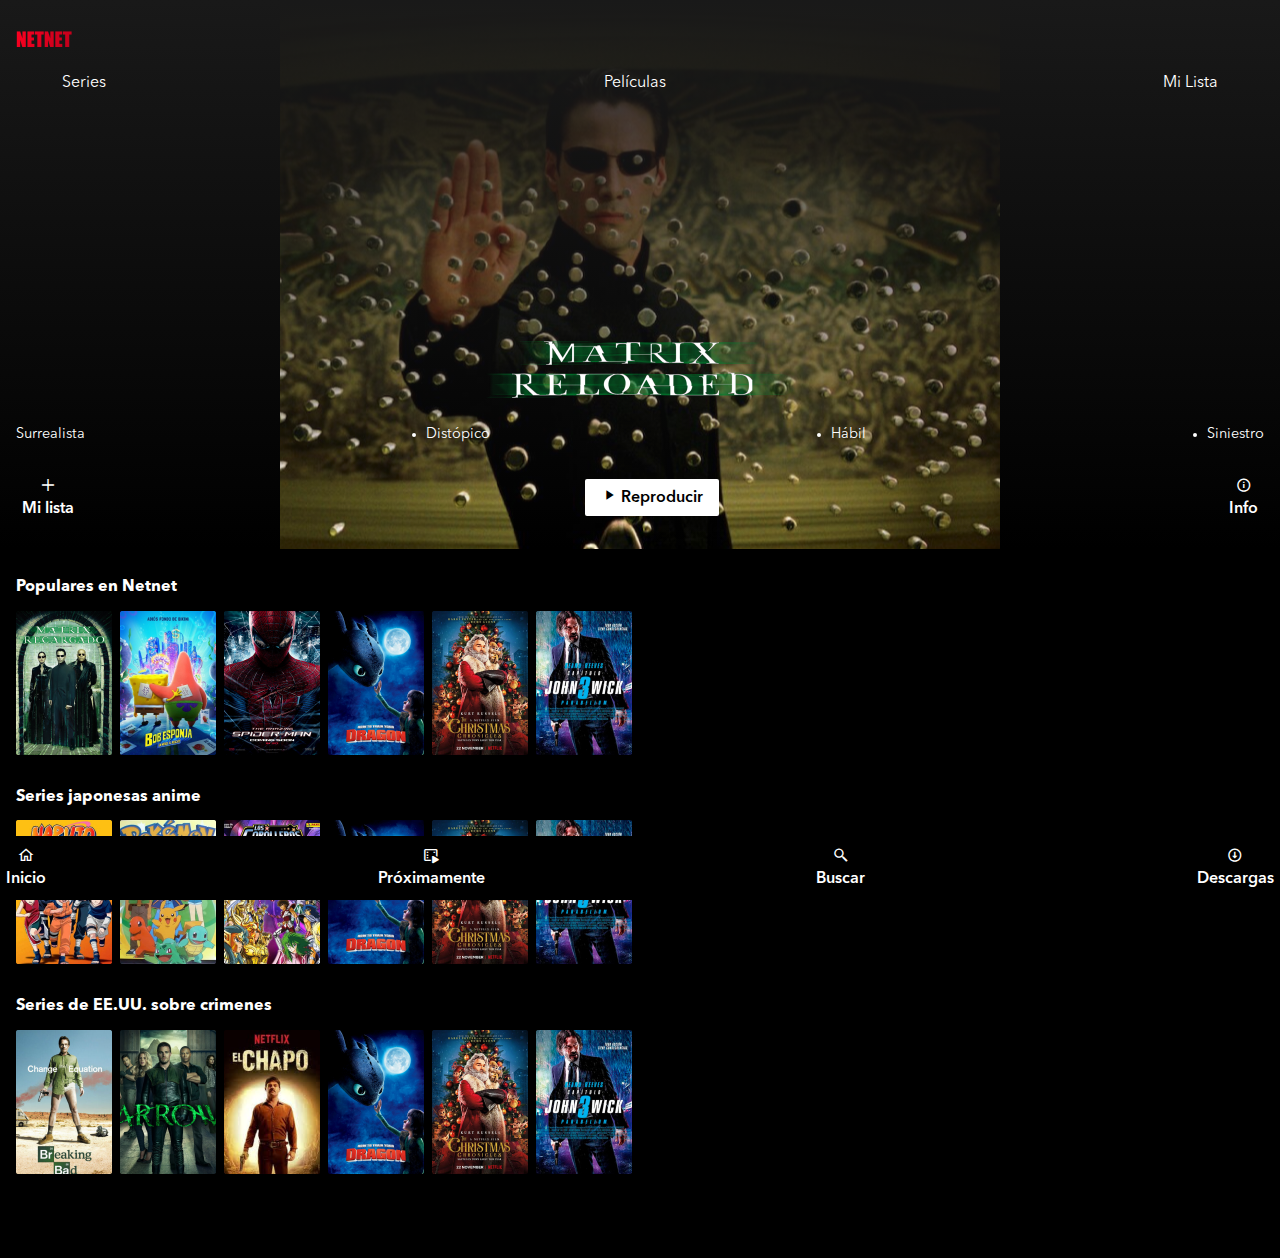
<file: index.html>
<!DOCTYPE html>
<html lang="en">
  <head>
    <meta charset="UTF-8" />
    <meta http-equiv="X-UA-Compatible" content="IE=edge" />
    <meta name="viewport" content="width=device-width, initial-scale=1.0" />
    <link rel="stylesheet" href="./assets/css/index.css" />
    <title>NETNET</title>
  </head>
  <body>
    <div class="hero">
      <header class="header">
        <picture class="logo">
          <img
            src="./assets/images/logo-netflix.png"
            width="56"
            height="24"
            alt="Logo de Netnet"
          />
        </picture>
      </header>
      <div class="hero-gradientTop"></div>
      <div class="hero-actions">
        <ul>
          <li><a href="#">Series</a></li>
          <li><a href="#">Películas</a></li>
          <li><a href="#">Mi Lista</a></li>
        </ul>
      </div>
      <img
        class="hero-title"
        src="./assets/images/matrix-title.png"
        width="312"
        height="64"
        alt="Pelicula Matrix Reloaded"
      />
      <section class="hero-matrix">
        <ul class="matrix-data">
          <li>Surrealista</li>
          <li>Distópico</li>
          <li>Hábil</li>
          <li>Siniestro</li>
        </ul>
      </section>
      <section class="hero-buttons">
        <button class="button-single">
          <i class="icon-plus" aria-hidden="true"></i>
          Mi lista
        </button>
        <button
          class="button"
          aria-label="Reproducir pelicula o serie"
          title="Reproducir pelicula o serie"
        >
          <i class="icon-play" aria-hidden="true"></i>
          Reproducir
        </button>
        <button class="button-single">
          <i class="icon-info" aria-hidden="true"></i>
          Info
        </button>
      </section>
    </div>

    <main>
      <section class="movies">
        <h2 class="movies-description">Populares en Netnet</h2>
        <div class="movies-slider">
          <a href="movie.html">
            <img
              src="./assets/images/popular/1.png"
              alt="Cover de la pelicula Matrix Recargado"
              width="96"
              height="144"
            />
          </a>
          <a href="movie.html">
            <img
              src="./assets/images/popular/2.png"
              alt="Cover de la pelicula Bob Esponja"
              width="96"
              height="144"
            />
          </a>
          <a href="movie.html">
            <img
              src="./assets/images/popular/3.png"
              alt="Cover de la pelicula The Amazing Spiderman"
              width="96"
              height="144"
            />
          </a>
          <a href="movie.html">
            <img
              src="./assets/images/popular/4.png"
              alt="Cover de la pelicula Como entrenar a tu dragón"
              width="96"
              height="144"
            />
          </a>
          <a href="movie.html">
            <img
              src="./assets/images/popular/5.png"
              alt="Cover de la pelicula The Christmas Chronicles"
              width="96"
              height="144"
            />
          </a>
          <a href="movie.html">
            <img
              src="./assets/images/popular/6.png"
              alt="Cover de la pelicula John Wick 3"
              width="96"
              height="144"
            />
          </a>
        </div>
      </section>
      <section class="movies">
        <h2 class="movies-description">Series japonesas anime</h2>
        <div class="movies-slider">
          <a href="movie.html">
            <img
              src="./assets/images/anime/1.png"
              alt="Cover de la serie Naruto"
              width="96"
              height="144"
            />
          </a>
          <a href="movie.html">
            <img
              src="./assets/images/anime/2.png"
              alt="Cover de la serie Pokemon Indigo League"
              width="96"
              height="144"
            />
          </a>
          <a href="movie.html">
            <img
              src="./assets/images/anime/3.png"
              alt="Cover de la serie Los Caballeros del Zodiaco"
              width="96"
              height="144"
            />
          </a>
          <a href="movie.html">
            <img
              src="./assets/images/popular/4.png"
              alt="Cover de la pelicula Como entrenar a tu dragón"
              width="96"
              height="144"
            />
          </a>
          <a href="movie.html">
            <img
              src="./assets/images/popular/5.png"
              alt="Cover de la pelicula The Christmas Chronicles"
              width="96"
              height="144"
            />
          </a>
          <a href="movie.html">
            <img
              src="./assets/images/popular/6.png"
              alt="Cover de la pelicula John Wick 3"
              width="96"
              height="144"
            />
          </a>
        </div>
      </section>
      <section class="movies">
        <h2 class="movies-description">Series de EE.UU. sobre crimenes</h2>
        <div class="movies-slider">
          <a href="movie.html">
            <img
              src="./assets/images/series/1.png"
              alt="Cover de la serie Breaking Bad"
              width="96"
              height="144"
            />
          </a>
          <a href="movie.html">
            <img
              src="./assets/images/series/2.png"
              alt="Cover de la serie Arrow"
              width="96"
              height="144"
            />
          </a>
          <a href="movie.html">
            <img
              src="./assets/images/series/3.png"
              alt="Cover de la serie El Chapo"
              width="96"
              height="144"
            />
          </a>
          <a href="movie.html">
            <img
              src="./assets/images/popular/4.png"
              alt="Cover de la pelicula Como entrenar a tu dragón"
              width="96"
              height="144"
            />
          </a>
          <a href="movie.html">
            <img
              src="./assets/images/popular/5.png"
              alt="Cover de la pelicula The Christmas Chronicles"
              width="96"
              height="144"
            />
          </a>
          <a href="movie.html">
            <img
              src="./assets/images/popular/6.png"
              alt="Cover de la pelicula John Wick 3"
              width="96"
              height="144"
            />
          </a>
        </div>
      </section>
    </main>

    <section class="navigation" role="navigation">
      <button
        class="button-single is-active"
        aria-label="Ir al inicio"
        title="Ir al inicio"
      >
        <i class="icon-home" aria-hidden="true"></i>
        Inicio
      </button>
      <button
        class="button-single"
        aria-label="Ir a los proximos lanzamientos"
        title="Ir a los proximos lanzamientos"
      >
        <i class="icon-cinema" aria-hidden="true"></i>
        Próximamente
      </button>
      <button
        class="button-single"
        aria-label="Buscar un título"
        title="Buscar un título"
      >
        <i class="icon-search" aria-hidden="true"></i>
        Buscar
      </button>
      <button
        class="button-single"
        aria-label="Ir a descargas"
        title="Ir a descargas"
      >
        <i class="icon-downloadRounded" aria-hidden="true"></i>
        Descargas
      </button>
    </section>
  </body>
</html>
</file>
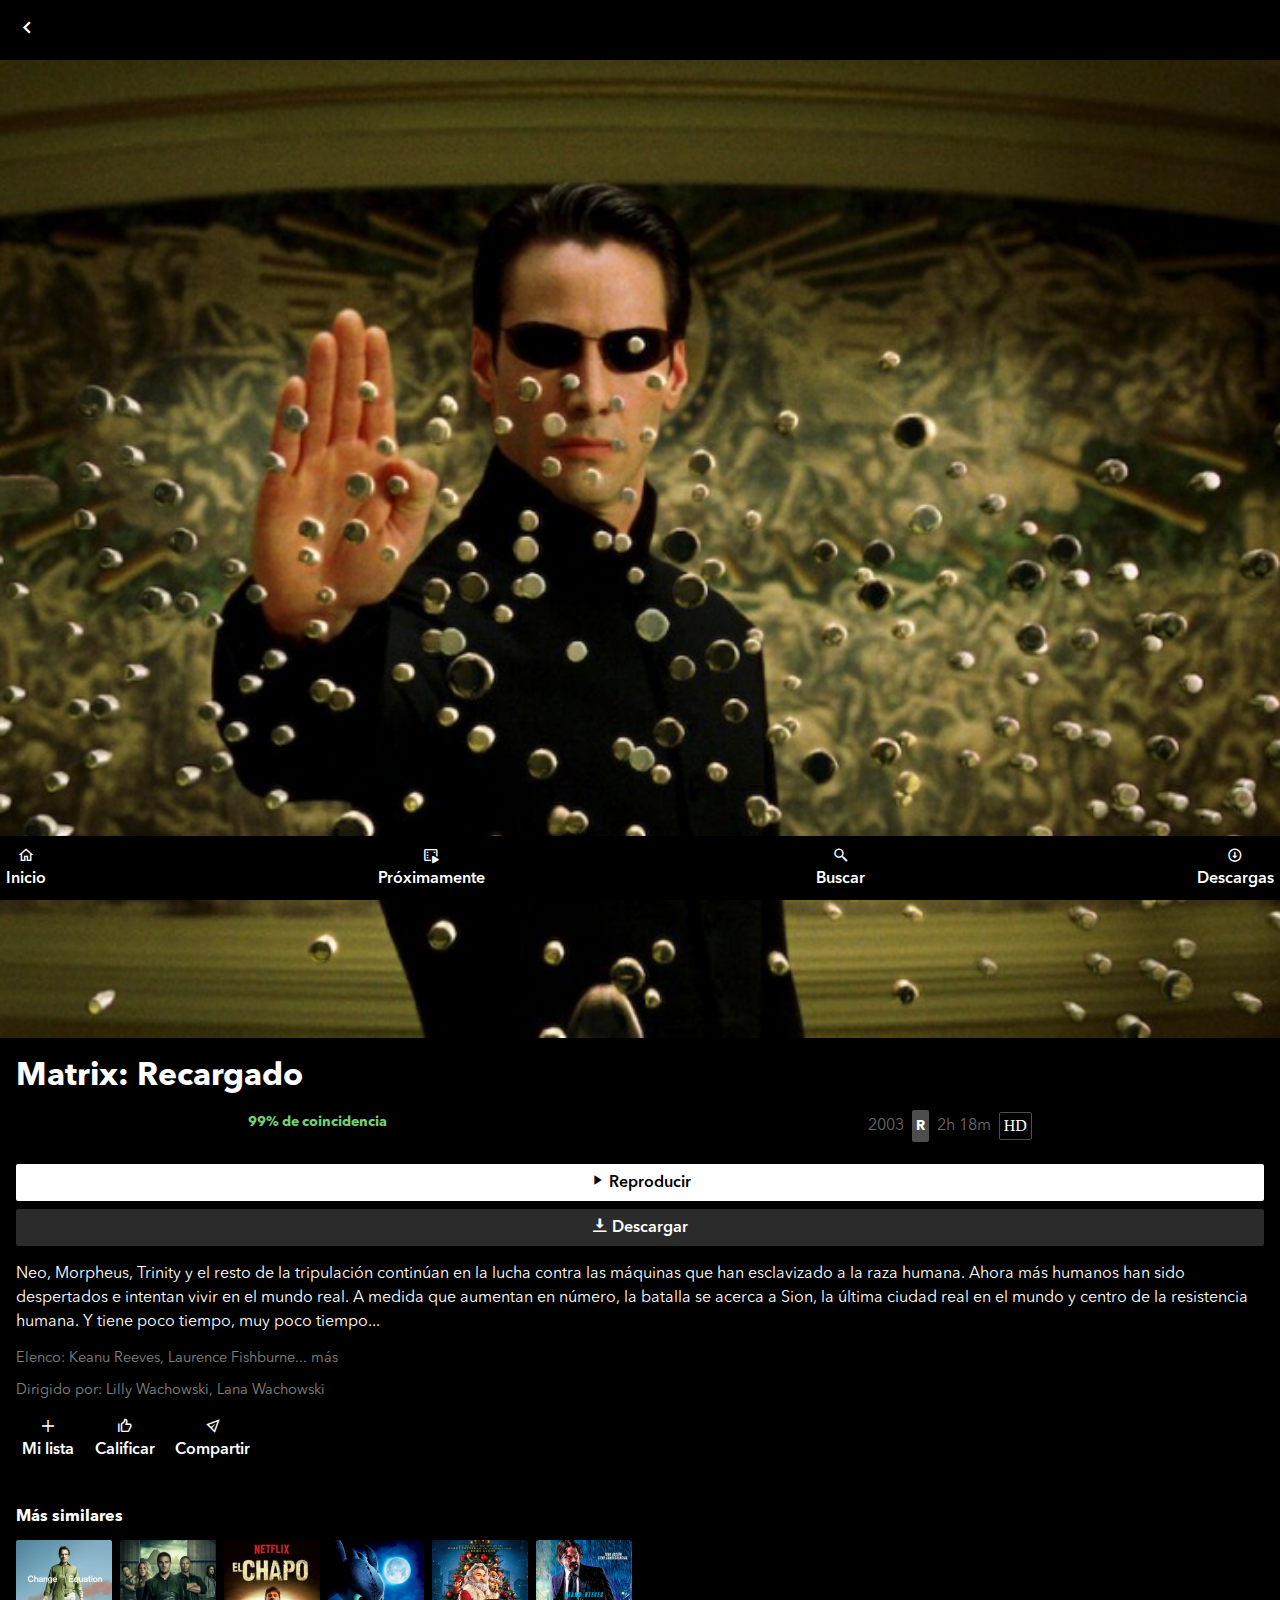
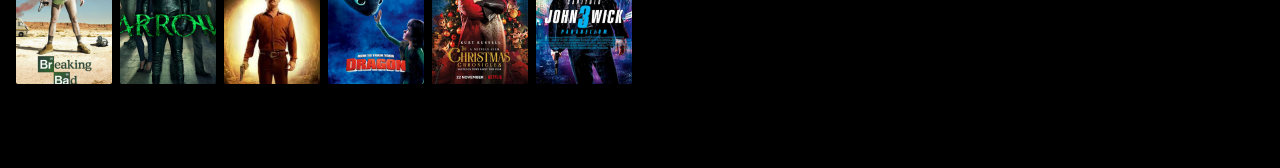
<file: movie.html>
<!DOCTYPE html>
<html lang="en">
  <head>
    <meta charset="UTF-8" />
    <meta http-equiv="X-UA-Compatible" content="IE=edge" />
    <meta name="viewport" content="width=device-width, initial-scale=1.0" />
    <link rel="stylesheet" href="./assets/css/index.css" />
    <title>NETNET</title>
  </head>
  <body>
    <header class="movie-header">
      <a href="./index.html">
        <i class="icon-back" aria-hidden="true"></i>
      </a>
    </header>

    <section class="movie">
      <img
        class="movie-img"
        src="./assets/images/matrix.png"
        width="360"
        height="275"
        alt="Imagen de la pelicula Matrix Recargado"
      />
      <div class="movie-container">
        <h1 class="movie-title">Matrix: Recargado</h1>
        <div class="movie-details">
          <p class="movie-match">99% de coincidencia</p>
          <div class="details-container">
            <p class="movie-year">2003</p>
            <p class="movie-icon">R</p>
            <p class="movie-duration">2h 18m</p>
            <p class="movie-quality">HD</p>
          </div>
        </div>
        <div class="movie-buttons">
          <button
            class="button"
            aria-label="Reproducir pelicula o serie"
            title="Reproducir pelicula o serie"
          >
            <i class="icon-play" aria-hidden="true"></i>
            Reproducir
          </button>
          <button
            class="button is-secondary"
            aria-label="Descargar pelicula o serie"
            title="Descargar pelicula o serie"
          >
            <i class="icon-download" aria-hidden="true"></i>
            Descargar
          </button>
        </div>
        <div class="movie-description">
          <p class="movie-review">
            Neo, Morpheus, Trinity y el resto de la tripulación continúan en la
            lucha contra las máquinas que han esclavizado a la raza humana.
            Ahora más humanos han sido despertados e intentan vivir en el mundo
            real. A medida que aumentan en número, la batalla se acerca a Sion,
            la última ciudad real en el mundo y centro de la resistencia humana.
            Y tiene poco tiempo, muy poco tiempo...
          </p>
          <p class="movie-cast">
            Elenco: Keanu Reeves, Laurence Fishburne... más
          </p>
          <p class="movie-directors">
            Dirigido por: Lilly Wachowski, Lana Wachowski
          </p>
        </div>
        <div class="movie-actions">
          <button class="button-single">
            <i class="icon-plus" aria-hidden="true"></i>
            Mi lista
          </button>
          <button class="button-single">
            <i class="icon-like" aria-hidden="true"></i>
            Calificar
          </button>
          <button class="button-single">
            <i class="icon-emailSend" aria-hidden="true"></i>
            Compartir
          </button>
        </div>
      </div>
    </section>

    <main>
      <section class="movies">
        <h2 class="movies-description">Más similares</h2>
        <div class="movies-slider">
          <a href="movie.html">
            <img
              src="./assets/images/series/1.png"
              alt="Cover de la serie Breaking Bad"
              width="96"
              height="144"
            />
          </a>
          <a href="movie.html">
            <img
              src="./assets/images/series/2.png"
              alt="Cover de la serie Arrow"
              width="96"
              height="144"
            />
          </a>
          <a href="movie.html">
            <img
              src="./assets/images/series/3.png"
              alt="Cover de la serie El Chapo"
              width="96"
              height="144"
            />
          </a>
          <a href="movie.html">
            <img
              src="./assets/images/popular/4.png"
              alt="Cover de la pelicula Como entrenar a tu dragón"
              width="96"
              height="144"
            />
          </a>
          <a href="movie.html">
            <img
              src="./assets/images/popular/5.png"
              alt="Cover de la pelicula The Christmas Chronicles"
              width="96"
              height="144"
            />
          </a>
          <a href="movie.html">
            <img
              src="./assets/images/popular/6.png"
              alt="Cover de la pelicula John Wick 3"
              width="96"
              height="144"
            />
          </a>
        </div>
      </section>
    </main>

    <section class="navigation" role="navigation">
      <button
        class="button-single is-active"
        aria-label="Ir al inicio"
        title="Ir al inicio"
      >
        <i class="icon-home" aria-hidden="true"></i>
        Inicio
      </button>
      <button
        class="button-single"
        aria-label="Ir a los proximos lanzamientos"
        title="Ir a los proximos lanzamientos"
      >
        <i class="icon-cinema" aria-hidden="true"></i>
        Próximamente
      </button>
      <button
        class="button-single"
        aria-label="Buscar un título"
        title="Buscar un título"
      >
        <i class="icon-search" aria-hidden="true"></i>
        Buscar
      </button>
      <button
        class="button-single"
        aria-label="Ir a descargas"
        title="Ir a descargas"
      >
        <i class="icon-downloadRounded" aria-hidden="true"></i>
        Descargas
      </button>
    </section>
  </body>
</html>
</file>
<file: assets/css/index.css>
@import './icons.css';
@import './font.css';
@import './button.css';
@import './header.css';
@import './movie-header.css';
@import './hero.css';
@import './movie.css';
@import './movies-slider.css';
@import './navigation.css';

:root {
  --baseFont: 'Avenir', sans-serif;
  --white: #ffffff;
  --grey: #686868;
  --black: #000000;
  --red: #d22f26;
  --subtitle1: 700 1rem / normal var(--baseFont);
  --headline1: 700 2rem / normal var(--baseFont);
  --button: 600 1rem / normal var(--baseFont);
  --body1SemiBold: 600 1rem/1.5rem var(--baseFont);
  --body1Regular: 400 1rem/1.5rem var(--baseFont);
  --body2SemiBold: 600 1rem / normal var(--baseFont);
  --body2Regular: 400 0.9rem / normal var(--baseFont);
}

body {
  background: var(--black);
  margin: 0;
}
</file>
